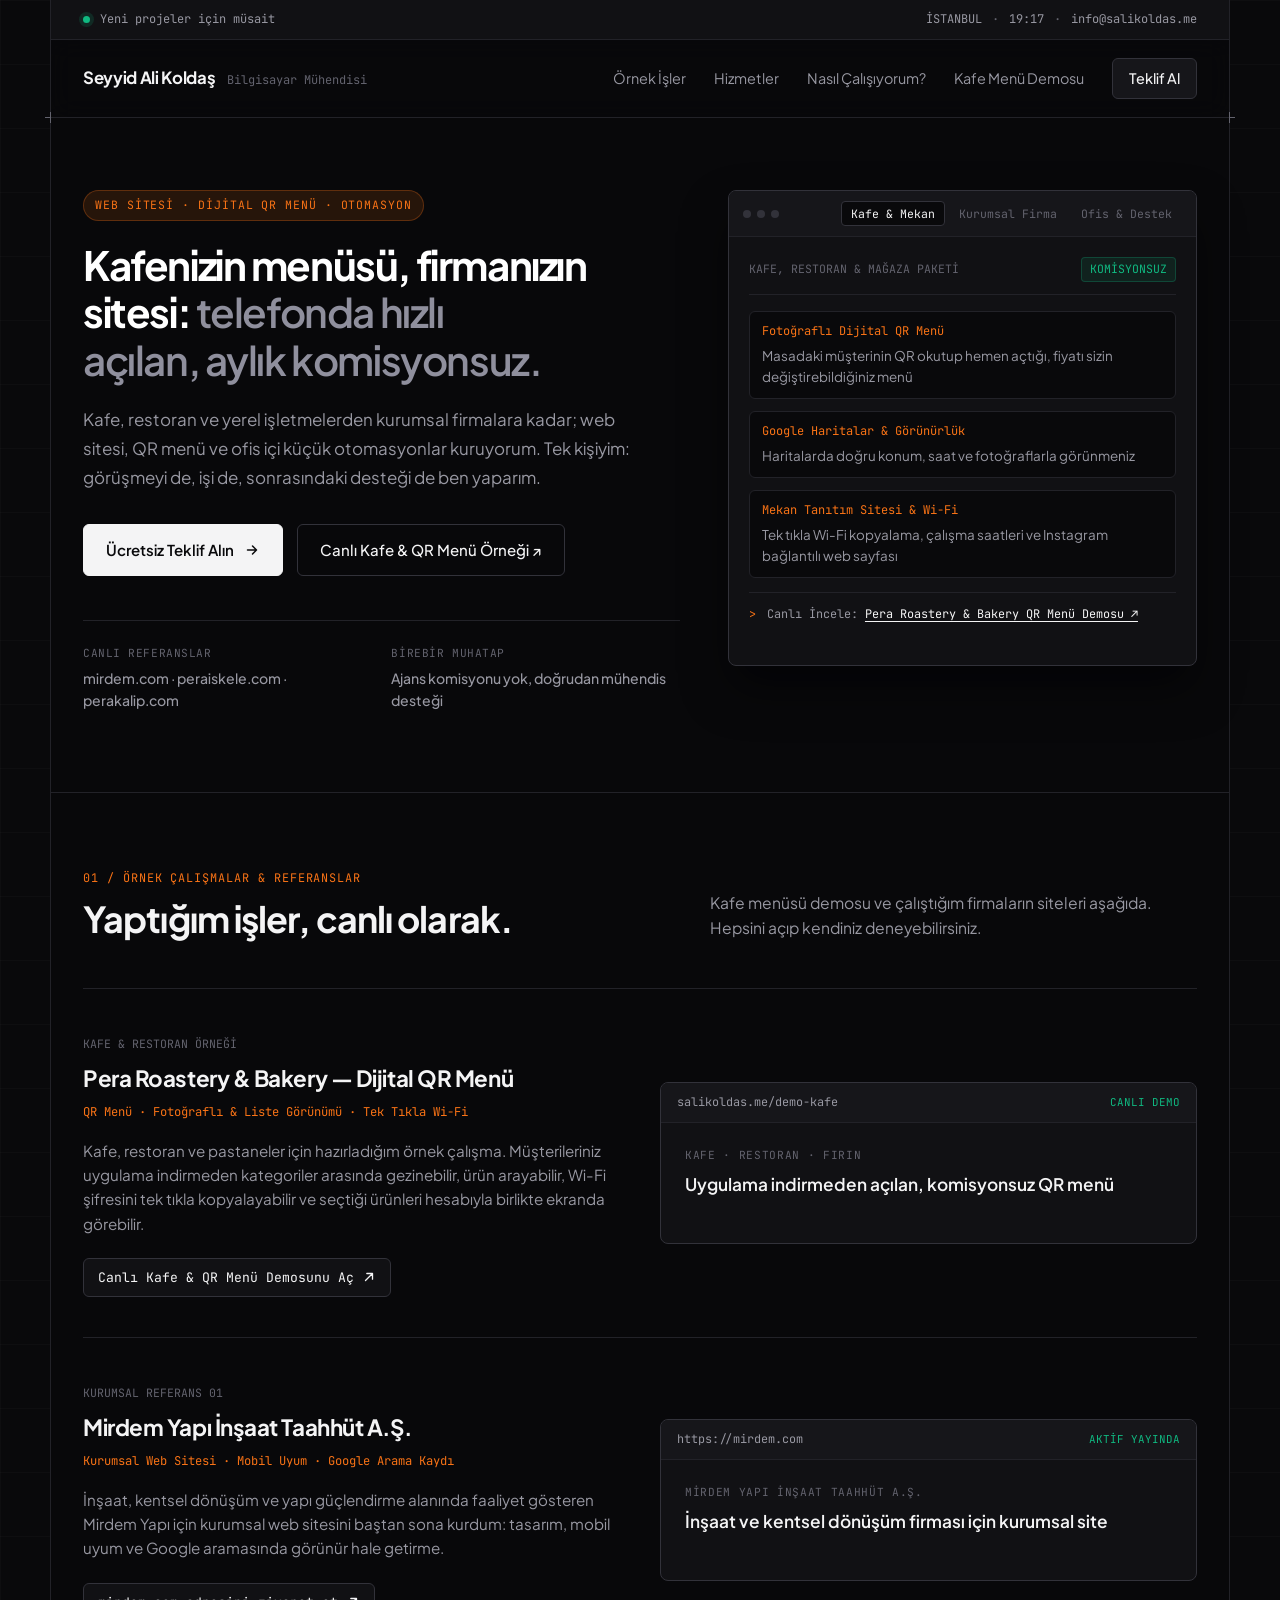
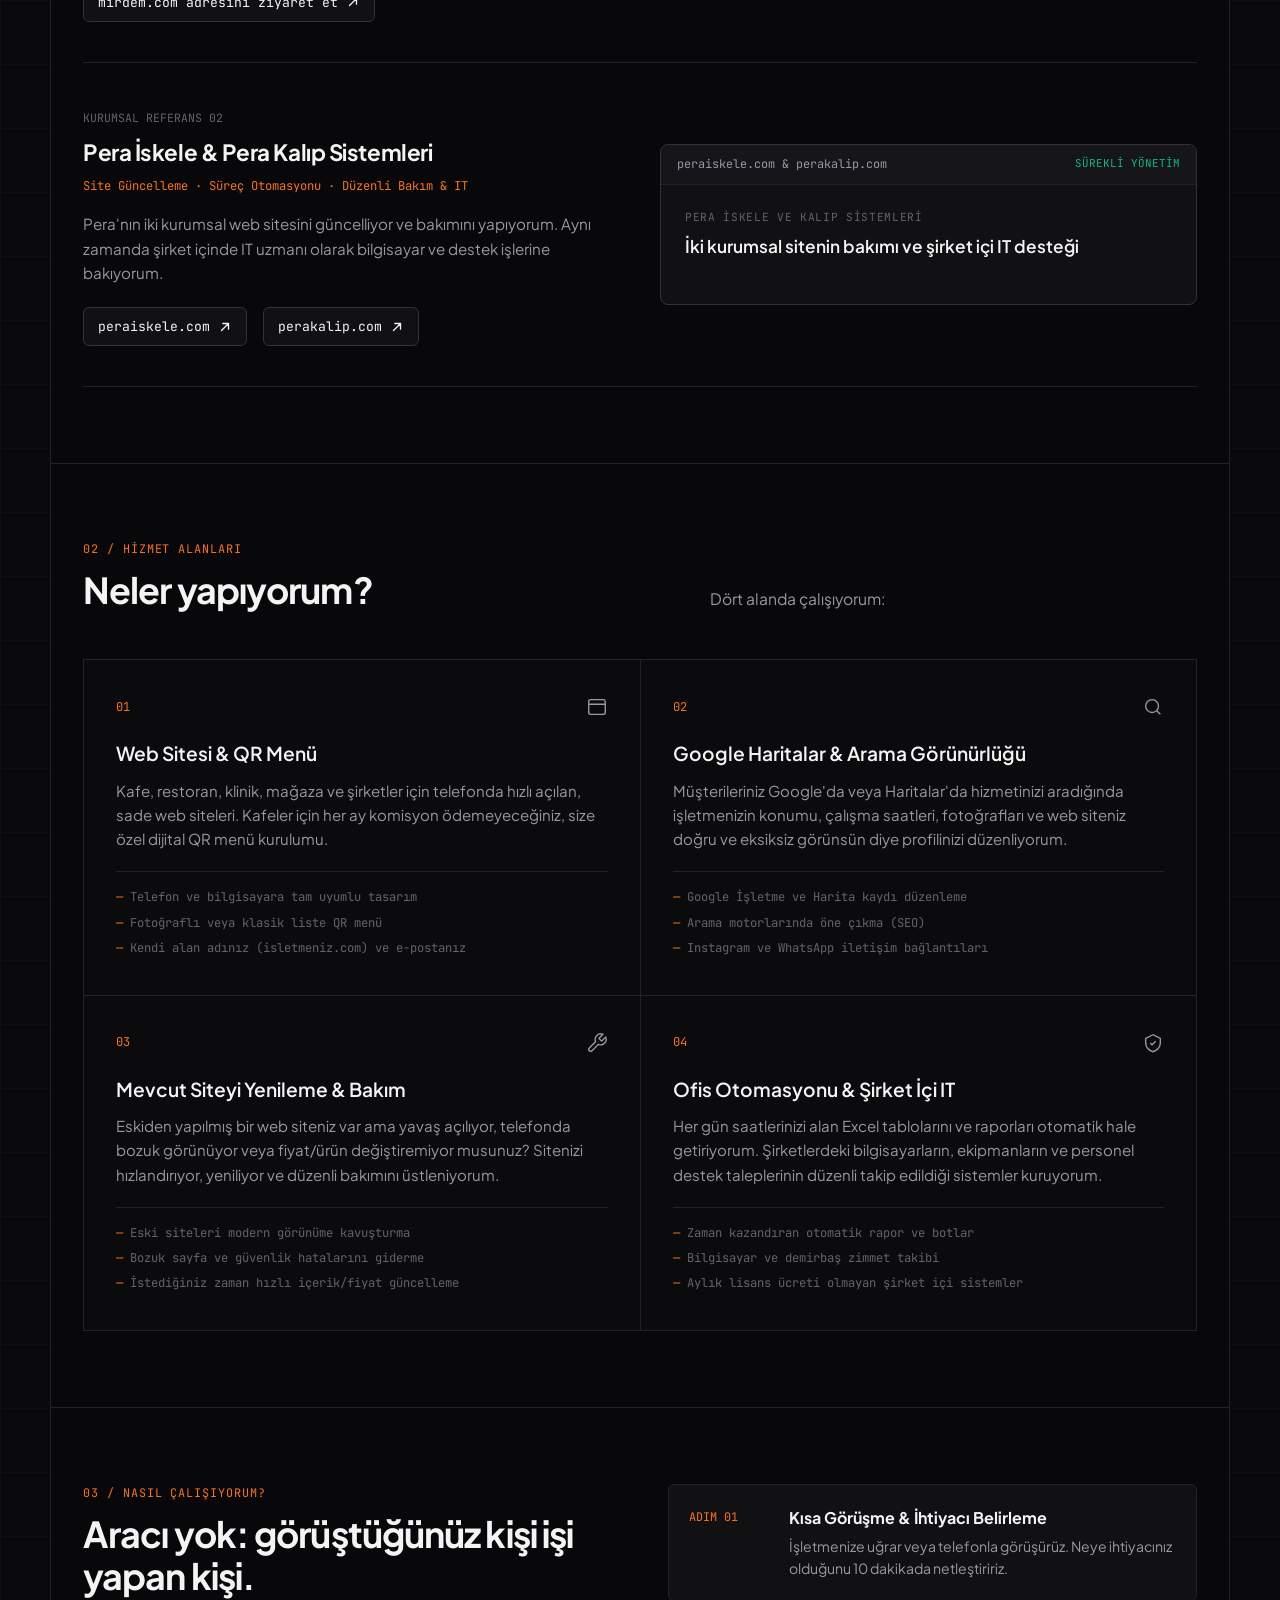
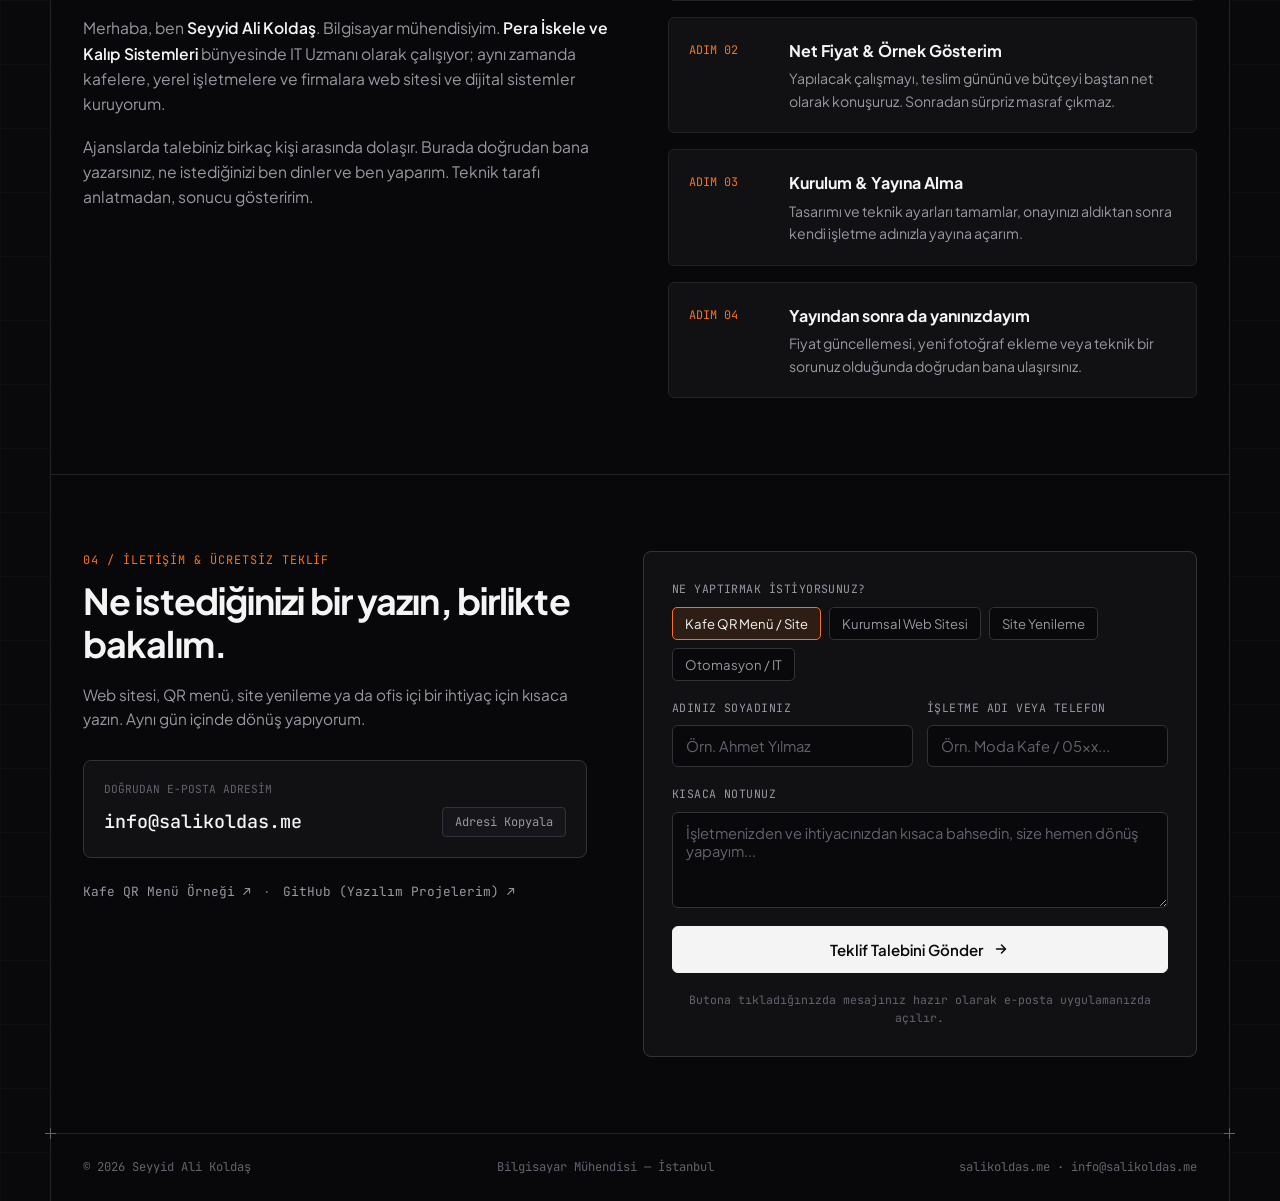
<file: index.html>
<!DOCTYPE html>
<html lang="tr">
<head>
  <meta charset="utf-8">
  <meta name="viewport" content="width=device-width, initial-scale=1">
  <title>Seyyid Ali Koldaş — Web Sitesi, Dijital QR Menü &amp; Teknoloji Çözümleri</title>
  <meta name="description" content="Kafe, restoran ve işletmeler için modern web siteleri, komisyonsuz dijital QR menüler ve işinizi kolaylaştıran yazılım çözümleri. Bilgisayar Mühendisi Seyyid Ali Koldaş.">
  <meta name="theme-color" content="#09090b">
  <meta property="og:title" content="Seyyid Ali Koldaş — Web Sitesi, QR Menü &amp; Dijital Çözümler">
  <meta property="og:description" content="Kafenizin menüsü, firmanızın sitesi: tüm teknik işlerinizi kolaylaştırıyorum.">
  <meta property="og:type" content="website">
  <link rel="preconnect" href="https://fonts.googleapis.com">
  <link rel="preconnect" href="https://fonts.gstatic.com" crossorigin>
  <link href="https://fonts.googleapis.com/css2?family=JetBrains+Mono:wght@400;500&family=Plus+Jakarta+Sans:wght@400;500;600;700;800&display=swap" rel="stylesheet">
  <link rel="icon" type="image/svg+xml" href="data:image/svg+xml,%3Csvg xmlns='http://www.w3.org/2000/svg' viewBox='0 0 32 32'%3E%3Crect width='32' height='32' rx='6' fill='%2309090b' stroke='%2332323a' stroke-width='2'/%3E%3Cpath d='M9 22L15 10L21 22M11.5 18H18.5' stroke='%23f4f4f5' stroke-width='2.2' stroke-linecap='round' stroke-linejoin='round'/%3E%3Ccircle cx='23.5' cy='21.5' r='2' fill='%23f97316'/%3E%3C/svg%3E">
  <link rel="stylesheet" href="style.css">
</head>
<body>

  <div class="frame-shell">
    <!-- Top Info Bar -->
    <div class="topbar mono">
      <div class="topbar-left">
        <span class="status-dot" aria-hidden="true"></span>
        <span>Yeni projeler için müsait</span>
      </div>
      <div class="topbar-right">
        <span>İSTANBUL</span>
        <span class="sep">·</span>
        <span id="local-time">--:--</span>
        <span class="sep">·</span>
        <a href="mailto:info@salikoldas.me">info@salikoldas.me</a>
      </div>
    </div>

    <!-- Navigation -->
    <header class="site-header">
      <a href="#top" class="brand">
        <span class="brand-name">Seyyid Ali Koldaş</span>
        <span class="brand-role mono">Bilgisayar Mühendisi</span>
      </a>
      <nav class="site-nav" aria-label="Ana Menü">
        <a href="#referanslar">Örnek İşler</a>
        <a href="#cozumler">Hizmetler</a>
        <a href="#surec">Nasıl Çalışıyorum?</a>
        <a href="/demo-kafe/">Kafe Menü Demosu</a>
        <a href="#iletisim" class="nav-cta">Teklif Al</a>
      </nav>
    </header>

    <main id="top">
      <!-- Hero Section -->
      <section class="hero-section">
        <div class="crosshair ch-tl" aria-hidden="true"></div>
        <div class="crosshair ch-tr" aria-hidden="true"></div>

        <div class="hero-grid">
          <div class="hero-copy">
            <div class="eyebrow mono">
              <span class="eyebrow-pill">WEB SİTESİ · DİJİTAL QR MENÜ · OTOMASYON</span>
            </div>
            <h1>
              Kafenizin menüsü, firmanızın sitesi:
              <span class="h1-muted">telefonda hızlı açılan, aylık komisyonsuz.</span>
            </h1>
            <p class="hero-desc">
              Kafe, restoran ve yerel işletmelerden kurumsal firmalara kadar; web sitesi, QR menü ve ofis içi küçük otomasyonlar kuruyorum. Tek kişiyim: görüşmeyi de, işi de, sonrasındaki desteği de ben yaparım.
            </p>

            <div class="hero-actions">
              <a href="#iletisim" class="btn-primary">
                <span>Ücretsiz Teklif Alın</span>
                <svg width="16" height="16" viewBox="0 0 16 16" fill="none" aria-hidden="true">
                  <path d="M3.5 8H12.5M12.5 8L8.5 4M12.5 8L8.5 12" stroke="currentColor" stroke-width="1.5" stroke-linecap="round" stroke-linejoin="round"/>
                </svg>
              </a>
              <a href="/demo-kafe/" class="btn-secondary">Canlı Kafe &amp; QR Menü Örneği ↗</a>
            </div>

            <div class="hero-proof">
              <div class="proof-item">
                <span class="proof-label mono">CANLI REFERANSLAR</span>
                <span class="proof-val">mirdem.com · peraiskele.com · perakalip.com</span>
              </div>
              <div class="proof-item">
                <span class="proof-label mono">BİREBİR MUHATAP</span>
                <span class="proof-val">Ajans komisyonu yok, doğrudan mühendis desteği</span>
              </div>
            </div>
          </div>

          <!-- Interactive Business Solution Preview Panel -->
          <div class="hero-showcase" aria-label="İşletme türüne göre çözümler">
            <div class="showcase-window">
              <div class="window-bar">
                <div class="window-dots" aria-hidden="true">
                  <span></span><span></span><span></span>
                </div>
                <div class="window-tabs mono" role="tablist">
                  <button type="button" class="w-tab active" data-tab="kafe" role="tab" aria-selected="true">Kafe &amp; Mekan</button>
                  <button type="button" class="w-tab" data-tab="kurumsal" role="tab" aria-selected="false">Kurumsal Firma</button>
                  <button type="button" class="w-tab" data-tab="ofis" role="tab" aria-selected="false">Ofis &amp; Destek</button>
                </div>
              </div>

              <div class="window-panes-stack">
                <!-- Tab 1: Cafe & Local Business -->
                <div class="window-pane active" id="pane-kafe">
                  <div class="pane-meta mono">
                    <span>KAFE, RESTORAN &amp; MAĞAZA PAKETİ</span>
                    <span class="badge-ok">KOMİSYONSUZ</span>
                  </div>
                  <div class="arch-list">
                    <div class="arch-row">
                      <span class="arch-key mono">Fotoğraflı Dijital QR Menü</span>
                      <span class="arch-detail">Masadaki müşterinin QR okutup hemen açtığı, fiyatı sizin değiştirebildiğiniz menü</span>
                    </div>
                    <div class="arch-row">
                      <span class="arch-key mono">Google Haritalar &amp; Görünürlük</span>
                      <span class="arch-detail">Haritalarda doğru konum, saat ve fotoğraflarla görünmeniz</span>
                    </div>
                    <div class="arch-row">
                      <span class="arch-key mono">Mekan Tanıtım Sitesi &amp; Wi-Fi</span>
                      <span class="arch-detail">Tek tıkla Wi-Fi kopyalama, çalışma saatleri ve Instagram bağlantılı web sayfası</span>
                    </div>
                  </div>
                  <div class="pane-footer mono">
                    <span class="prompt-arrow">&gt;</span> Canlı İncele: <a href="/demo-kafe/">Pera Roastery &amp; Bakery QR Menü Demosu ↗</a>
                  </div>
                </div>

                <!-- Tab 2: Corporate -->
                <div class="window-pane" id="pane-kurumsal">
                  <div class="pane-meta mono">
                    <span>ŞİRKET, İNŞAAT &amp; ÜRETİM FİRMALARI</span>
                    <span class="badge-ok">ANAHTAR TESLİM</span>
                  </div>
                  <div class="arch-list">
                    <div class="arch-row">
                      <span class="arch-key mono">Kurumsal Web Sitesi</span>
                      <span class="arch-detail">Telefonda ve bilgisayarda hızlı açılan, sade kurumsal site</span>
                    </div>
                    <div class="arch-row">
                      <span class="arch-key mono">Ürün Kataloğu &amp; Teklif Toplama</span>
                      <span class="arch-detail">Hizmetlerinizi net anlatan sayfalar ve doğrudan size düşen müşteri talep formları</span>
                    </div>
                    <div class="arch-row">
                      <span class="arch-key mono">Düzenli Bakım &amp; Güncelleme</span>
                      <span class="arch-detail">Mevcut sitenizin yenilenmesi, hızlandırılması ve yeni içeriklerin eklenmesi</span>
                    </div>
                  </div>
                  <div class="pane-footer mono">
                    <span class="prompt-arrow">&gt;</span> Referanslar: <a href="https://mirdem.com" target="_blank" rel="noopener">mirdem.com ↗</a> · <a href="https://peraiskele.com" target="_blank" rel="noopener">peraiskele.com ↗</a>
                  </div>
                </div>

                <!-- Tab 3: Office & IT -->
                <div class="window-pane" id="pane-ofis">
                  <div class="pane-meta mono">
                    <span>İŞ AKIŞI OTOMASYONU &amp; IT DESTEK</span>
                    <span class="badge-ok">PRATİK ÇÖZÜM</span>
                  </div>
                  <div class="arch-list">
                    <div class="arch-row">
                      <span class="arch-key mono">Zaman Kazandıran Otomasyonlar</span>
                      <span class="arch-detail">Her gün vaktinizi alan Excel, rapor, fiyat kontrolü ve bildirimlerin otomatikleşmesi</span>
                    </div>
                    <div class="arch-row">
                      <span class="arch-key mono">Cihaz &amp; Demirbaş Takip Sistemi</span>
                      <span class="arch-detail">Şirketteki bilgisayar ve ekipmanların kimde olduğunun kayıt altına alınması</span>
                    </div>
                    <div class="arch-row">
                      <span class="arch-key mono">Kurumsal E-posta &amp; Altyapı</span>
                      <span class="arch-detail">Kendi işletme adınızla (info@isletmeniz.com) resmi e-posta ve teknik kurulum</span>
                    </div>
                  </div>
                  <div class="pane-footer mono">
                    <span class="prompt-arrow">&gt;</span> Aktif Saha Deneyimi: Pera İskele &amp; Kalıp Sistemleri
                  </div>
                </div>
              </div>
            </div>
          </div>
        </div>
      </section>

      <!-- Section 01: Selected Work / Case Studies -->
      <section id="referanslar" class="section-block">
        <div class="section-header">
          <div>
            <span class="section-index mono">01 / ÖRNEK ÇALIŞMALAR &amp; REFERANSLAR</span>
            <h2>Yaptığım işler, canlı olarak.</h2>
          </div>
          <p class="section-lead">
            Kafe menüsü demosu ve çalıştığım firmaların siteleri aşağıda. Hepsini açıp kendiniz deneyebilirsiniz.
          </p>
        </div>

        <div class="case-list">
          <!-- Case 1: Cafe Demo -->
          <article class="case-row">
            <div class="case-meta">
              <span class="case-num mono">KAFE &amp; RESTORAN ÖRNEĞİ</span>
              <h3 class="case-title">Pera Roastery &amp; Bakery — Dijital QR Menü</h3>
              <p class="case-tags mono">QR Menü · Fotoğraflı &amp; Liste Görünümü · Tek Tıkla Wi-Fi</p>
              <p class="case-desc">
                Kafe, restoran ve pastaneler için hazırladığım örnek çalışma. Müşterileriniz uygulama indirmeden kategoriler arasında gezinebilir, ürün arayabilir, Wi-Fi şifresini tek tıkla kopyalayabilir ve seçtiği ürünleri hesabıyla birlikte ekranda görebilir.
              </p>
              <a href="/demo-kafe/" class="case-link mono">
                <span>Canlı Kafe &amp; QR Menü Demosunu Aç</span>
                <svg width="14" height="14" viewBox="0 0 16 16" fill="none" aria-hidden="true"><path d="M4 12L12 4M12 4H5.5M12 4V10.5" stroke="currentColor" stroke-width="1.5" stroke-linecap="round" stroke-linejoin="round"/></svg>
              </a>
            </div>
            <div class="case-visual">
              <div class="browser-mock">
                <div class="bm-top">
                  <span class="bm-url mono">salikoldas.me/demo-kafe</span>
                  <span class="bm-status mono">CANLI DEMO</span>
                </div>
                <div class="bm-body">
                  <div class="bm-kicker mono">KAFE · RESTORAN · FIRIN</div>
                  <div class="bm-headline">Uygulama indirmeden açılan, komisyonsuz QR menü</div>
                </div>
              </div>
            </div>
          </article>

          <!-- Case 2: Mirdem -->
          <article class="case-row">
            <div class="case-meta">
              <span class="case-num mono">KURUMSAL REFERANS 01</span>
              <h3 class="case-title">Mirdem Yapı İnşaat Taahhüt A.Ş.</h3>
              <p class="case-tags mono">Kurumsal Web Sitesi · Mobil Uyum · Google Arama Kaydı</p>
              <p class="case-desc">
                İnşaat, kentsel dönüşüm ve yapı güçlendirme alanında faaliyet gösteren Mirdem Yapı için kurumsal web sitesini baştan sona kurdum: tasarım, mobil uyum ve Google aramasında görünür hale getirme.
              </p>
              <a href="https://mirdem.com" target="_blank" rel="noopener" class="case-link mono">
                <span>mirdem.com adresini ziyaret et</span>
                <svg width="14" height="14" viewBox="0 0 16 16" fill="none" aria-hidden="true"><path d="M4 12L12 4M12 4H5.5M12 4V10.5" stroke="currentColor" stroke-width="1.5" stroke-linecap="round" stroke-linejoin="round"/></svg>
              </a>
            </div>
            <div class="case-visual">
              <div class="browser-mock">
                <div class="bm-top">
                  <span class="bm-url mono">https://mirdem.com</span>
                  <span class="bm-status mono">AKTİF YAYINDA</span>
                </div>
                <div class="bm-body">
                  <div class="bm-kicker mono">MİRDEM YAPI İNŞAAT TAAHHÜT A.Ş.</div>
                  <div class="bm-headline">İnşaat ve kentsel dönüşüm firması için kurumsal site</div>
                </div>
              </div>
            </div>
          </article>

          <!-- Case 3: Pera İskele & Pera Kalıp -->
          <article class="case-row">
            <div class="case-meta">
              <span class="case-num mono">KURUMSAL REFERANS 02</span>
              <h3 class="case-title">Pera İskele &amp; Pera Kalıp Sistemleri</h3>
              <p class="case-tags mono">Site Güncelleme · Süreç Otomasyonu · Düzenli Bakım &amp; IT</p>
              <p class="case-desc">
                Pera'nın iki kurumsal web sitesini güncelliyor ve bakımını yapıyorum. Aynı zamanda şirket içinde IT uzmanı olarak bilgisayar ve destek işlerine bakıyorum.
              </p>
              <div class="case-links-dual">
                <a href="https://peraiskele.com" target="_blank" rel="noopener" class="case-link mono">
                  <span>peraiskele.com</span>
                  <svg width="14" height="14" viewBox="0 0 16 16" fill="none" aria-hidden="true"><path d="M4 12L12 4M12 4H5.5M12 4V10.5" stroke="currentColor" stroke-width="1.5" stroke-linecap="round" stroke-linejoin="round"/></svg>
                </a>
                <a href="https://perakalip.com" target="_blank" rel="noopener" class="case-link mono">
                  <span>perakalip.com</span>
                  <svg width="14" height="14" viewBox="0 0 16 16" fill="none" aria-hidden="true"><path d="M4 12L12 4M12 4H5.5M12 4V10.5" stroke="currentColor" stroke-width="1.5" stroke-linecap="round" stroke-linejoin="round"/></svg>
                </a>
              </div>
            </div>
            <div class="case-visual">
              <div class="browser-mock">
                <div class="bm-top">
                  <span class="bm-url mono">peraiskele.com &amp; perakalip.com</span>
                  <span class="bm-status mono">SÜREKLİ YÖNETİM</span>
                </div>
                <div class="bm-body">
                  <div class="bm-kicker mono">PERA İSKELE VE KALIP SİSTEMLERİ</div>
                  <div class="bm-headline">İki kurumsal sitenin bakımı ve şirket içi IT desteği</div>
                </div>
              </div>
            </div>
          </article>
        </div>
      </section>

      <!-- Section 02: Solutions for Businesses -->
      <section id="cozumler" class="section-block">
        <div class="section-header">
          <div>
            <span class="section-index mono">02 / HİZMET ALANLARI</span>
            <h2>Neler yapıyorum?</h2>
          </div>
          <p class="section-lead">
            Dört alanda çalışıyorum:
          </p>
        </div>

        <div class="bento-grid">
          <article class="bento-cell">
            <div class="cell-top">
              <span class="cell-num mono">01</span>
              <svg class="cell-icon" viewBox="0 0 24 24" fill="none" stroke="currentColor" stroke-width="1.5" aria-hidden="true">
                <rect x="3" y="4" width="18" height="16" rx="2"/>
                <path d="M3 9H21M7 6.5H7.01M10 6.5H10.01"/>
              </svg>
            </div>
            <h3>Web Sitesi &amp; QR Menü</h3>
            <p>
              Kafe, restoran, klinik, mağaza ve şirketler için telefonda hızlı açılan, sade web siteleri. Kafeler için her ay komisyon ödemeyeceğiniz, size özel dijital QR menü kurulumu.
            </p>
            <ul class="cell-points mono">
              <li>Telefon ve bilgisayara tam uyumlu tasarım</li>
              <li>Fotoğraflı veya klasik liste QR menü</li>
              <li>Kendi alan adınız (isletmeniz.com) ve e-postanız</li>
            </ul>
          </article>

          <article class="bento-cell">
            <div class="cell-top">
              <span class="cell-num mono">02</span>
              <svg class="cell-icon" viewBox="0 0 24 24" fill="none" stroke="currentColor" stroke-width="1.5" aria-hidden="true">
                <circle cx="11" cy="11" r="7"/>
                <path d="M20 20L16 16"/>
              </svg>
            </div>
            <h3>Google Haritalar &amp; Arama Görünürlüğü</h3>
            <p>
              Müşterileriniz Google'da veya Haritalar'da hizmetinizi aradığında işletmenizin konumu, çalışma saatleri, fotoğrafları ve web siteniz doğru ve eksiksiz görünsün diye profilinizi düzenliyorum.
            </p>
            <ul class="cell-points mono">
              <li>Google İşletme ve Harita kaydı düzenleme</li>
              <li>Arama motorlarında öne çıkma (SEO)</li>
              <li>Instagram ve WhatsApp iletişim bağlantıları</li>
            </ul>
          </article>

          <article class="bento-cell">
            <div class="cell-top">
              <span class="cell-num mono">03</span>
              <svg class="cell-icon" viewBox="0 0 24 24" fill="none" stroke="currentColor" stroke-width="1.5" aria-hidden="true">
                <path d="M14.7 6.3a1 1 0 0 0 0 1.4l1.6 1.6a1 1 0 0 0 1.4 0l3.77-3.77a6 6 0 0 1-7.94 7.94l-6.91 6.91a2.12 2.12 0 0 1-3-3l6.91-6.91a6 6 0 0 1 7.94-7.94l-3.76 3.76z"/>
              </svg>
            </div>
            <h3>Mevcut Siteyi Yenileme &amp; Bakım</h3>
            <p>
              Eskiden yapılmış bir web siteniz var ama yavaş açılıyor, telefonda bozuk görünüyor veya fiyat/ürün değiştiremiyor musunuz? Sitenizi hızlandırıyor, yeniliyor ve düzenli bakımını üstleniyorum.
            </p>
            <ul class="cell-points mono">
              <li>Eski siteleri modern görünüme kavuşturma</li>
              <li>Bozuk sayfa ve güvenlik hatalarını giderme</li>
              <li>İstediğiniz zaman hızlı içerik/fiyat güncelleme</li>
            </ul>
          </article>

          <article class="bento-cell">
            <div class="cell-top">
              <span class="cell-num mono">04</span>
              <svg class="cell-icon" viewBox="0 0 24 24" fill="none" stroke="currentColor" stroke-width="1.5" aria-hidden="true">
                <path d="M12 3L4 7V12C4 16.5 7.5 20.5 12 21.5C16.5 20.5 20 16.5 20 12V7L12 3Z"/>
                <path d="M9 12L11 14L15 10"/>
              </svg>
            </div>
            <h3>Ofis Otomasyonu &amp; Şirket İçi IT</h3>
            <p>
              Her gün saatlerinizi alan Excel tablolarını ve raporları otomatik hale getiriyorum. Şirketlerdeki bilgisayarların, ekipmanların ve personel destek taleplerinin düzenli takip edildiği sistemler kuruyorum.
            </p>
            <ul class="cell-points mono">
              <li>Zaman kazandıran otomatik rapor ve botlar</li>
              <li>Bilgisayar ve demirbaş zimmet takibi</li>
              <li>Aylık lisans ücreti olmayan şirket içi sistemler</li>
            </ul>
          </article>
        </div>
      </section>

      <!-- Section 03: Process & About -->
      <section id="surec" class="section-block">
        <div class="split-2">
          <div>
            <span class="section-index mono">03 / NASIL ÇALIŞIYORUM?</span>
            <h2>Aracı yok: görüştüğünüz kişi işi yapan kişi.</h2>
            <p class="about-text">
              Merhaba, ben <strong>Seyyid Ali Koldaş</strong>. Bilgisayar mühendisiyim. <strong>Pera İskele ve Kalıp Sistemleri</strong> bünyesinde IT Uzmanı olarak çalışıyor; aynı zamanda kafelere, yerel işletmelere ve firmalara web sitesi ve dijital sistemler kuruyorum.
            </p>
            <p class="about-text">
              Ajanslarda talebiniz birkaç kişi arasında dolaşır. Burada doğrudan bana yazarsınız, ne istediğinizi ben dinler ve ben yaparım. Teknik tarafı anlatmadan, sonucu gösteririm.
            </p>
          </div>

          <div class="process-steps">
            <div class="step-item">
              <span class="step-no mono">ADIM 01</span>
              <div>
                <h3>Kısa Görüşme &amp; İhtiyacı Belirleme</h3>
                <p>İşletmenize uğrar veya telefonla görüşürüz. Neye ihtiyacınız olduğunu 10 dakikada netleştiririz.</p>
              </div>
            </div>
            <div class="step-item">
              <span class="step-no mono">ADIM 02</span>
              <div>
                <h3>Net Fiyat &amp; Örnek Gösterim</h3>
                <p>Yapılacak çalışmayı, teslim gününü ve bütçeyi baştan net olarak konuşuruz. Sonradan sürpriz masraf çıkmaz.</p>
              </div>
            </div>
            <div class="step-item">
              <span class="step-no mono">ADIM 03</span>
              <div>
                <h3>Kurulum &amp; Yayına Alma</h3>
                <p>Tasarımı ve teknik ayarları tamamlar, onayınızı aldıktan sonra kendi işletme adınızla yayına açarım.</p>
              </div>
            </div>
            <div class="step-item">
              <span class="step-no mono">ADIM 04</span>
              <div>
                <h3>Yayından sonra da yanınızdayım</h3>
                <p>Fiyat güncellemesi, yeni fotoğraf ekleme veya teknik bir sorunuz olduğunda doğrudan bana ulaşırsınız.</p>
              </div>
            </div>
          </div>
        </div>
      </section>

      <!-- Section 04: Contact -->
      <section id="iletisim" class="section-block contact-section">
        <div class="crosshair ch-bl" aria-hidden="true"></div>
        <div class="crosshair ch-br" aria-hidden="true"></div>

        <div class="contact-grid">
          <div class="contact-left">
            <span class="section-index mono">04 / İLETİŞİM &amp; ÜCRETSİZ TEKLİF</span>
            <h2>Ne istediğinizi bir yazın, birlikte bakalım.</h2>
            <p class="contact-desc">
              Web sitesi, QR menü, site yenileme ya da ofis içi bir ihtiyaç için kısaca yazın. Aynı gün içinde dönüş yapıyorum.
            </p>

            <div class="direct-mail-box">
              <span class="dm-label mono">DOĞRUDAN E-POSTA ADRESİM</span>
              <div class="dm-row">
                <a href="mailto:info@salikoldas.me" class="dm-address mono">info@salikoldas.me</a>
                <button type="button" id="copy-mail-btn" class="copy-btn mono" data-email="info@salikoldas.me">
                  Adresi Kopyala
                </button>
              </div>
            </div>

            <div class="social-links mono">
              <a href="/demo-kafe/">Kafe QR Menü Örneği ↗</a>
              <span>·</span>
              <a href="https://github.com/seyyidalikoldas" target="_blank" rel="noopener">GitHub (Yazılım Projelerim) ↗</a>
            </div>
          </div>

          <div class="contact-right">
            <form id="quote-form" class="quote-form">
              <div class="form-group">
                <span class="form-label mono">NE YAPTIRMAK İSTİYORSUNUZ?</span>
                <div class="topic-chips" id="topic-chips">
                  <button type="button" class="topic-chip active" data-val="Kafe QR Menü / Web Sitesi">Kafe QR Menü / Site</button>
                  <button type="button" class="topic-chip" data-val="Kurumsal Firma Web Sitesi">Kurumsal Web Sitesi</button>
                  <button type="button" class="topic-chip" data-val="Mevcut Siteyi Yenileme & Bakım">Site Yenileme</button>
                  <button type="button" class="topic-chip" data-val="Otomasyon & IT Desteği">Otomasyon / IT</button>
                </div>
              </div>

              <div class="form-row-2">
                <label class="form-group">
                  <span class="form-label mono">ADINIZ SOYADINIZ</span>
                  <input type="text" name="name" required placeholder="Örn. Ahmet Yılmaz" autocomplete="name">
                </label>
                <label class="form-group">
                  <span class="form-label mono">İŞLETME ADI VEYA TELEFON</span>
                  <input type="text" name="company" required placeholder="Örn. Moda Kafe / 05xx...">
                </label>
              </div>

              <label class="form-group">
                <span class="form-label mono">KISACA NOTUNUZ</span>
                <textarea name="message" rows="4" required placeholder="İşletmenizden ve ihtiyacınızdan kısaca bahsedin, size hemen dönüş yapayım..."></textarea>
              </label>

              <button type="submit" class="btn-primary btn-full">
                <span>Teklif Talebini Gönder</span>
                <svg width="16" height="16" viewBox="0 0 16 16" fill="none" aria-hidden="true">
                  <path d="M3.5 8H12.5M12.5 8L8.5 4M12.5 8L8.5 12" stroke="currentColor" stroke-width="1.5" stroke-linecap="round" stroke-linejoin="round"/>
                </svg>
              </button>
              <p class="form-footnote mono">
                Butona tıkladığınızda mesajınız hazır olarak e-posta uygulamanızda açılır.
              </p>
            </form>
          </div>
        </div>
      </section>
    </main>

    <footer class="site-footer mono">
      <span>© <span id="year"></span> Seyyid Ali Koldaş</span>
      <span>Bilgisayar Mühendisi — İstanbul</span>
      <span>salikoldas.me · info@salikoldas.me</span>
    </footer>
  </div>

  <script src="script.js"></script>
</body>
</html>
</file>
<file: style.css>
:root {
  --bg: #09090b;
  --surface: #111114;
  --surface-2: #16161a;
  --border: #222228;
  --border-strong: #32323a;
  --text: #f4f4f5;
  --text-muted: #9898a2;
  --text-dim: #63636e;
  --accent: #f97316;
  --accent-soft: rgba(249, 115, 22, 0.12);
  --ok: #10b981;
  --sans: "Plus Jakarta Sans", -apple-system, BlinkMacSystemFont, "Segoe UI", sans-serif;
  --serif: "Instrument Serif", Georgia, serif;
  --mono: "JetBrains Mono", monospace;
}

* {
  box-sizing: border-box;
  margin: 0;
  padding: 0;
}

html {
  scroll-behavior: smooth;
  background-color: var(--bg);
  color: var(--text);
  font-family: var(--sans);
  -webkit-font-smoothing: antialiased;
}

body {
  min-height: 100vh;
  background-color: var(--bg);
  background-image:
    linear-gradient(to right, rgba(255, 255, 255, 0.018) 1px, transparent 1px),
    linear-gradient(to bottom, rgba(255, 255, 255, 0.018) 1px, transparent 1px);
  background-size: 64px 64px;
  line-height: 1.6;
}

a {
  color: inherit;
  text-decoration: none;
}

.mono {
  font-family: var(--mono);
}

.text-highlight {
  color: #ffffff;
  text-decoration: underline;
  text-decoration-color: var(--accent);
  text-decoration-thickness: 2px;
  text-underline-offset: 6px;
}

/* Central Architectural Frame */
.frame-shell {
  max-width: 1180px;
  margin: 0 auto;
  border-left: 1px solid var(--border);
  border-right: 1px solid var(--border);
  background: rgba(9, 9, 11, 0.86);
  backdrop-filter: blur(4px);
}

/* Top Telemetry Bar */
.topbar {
  display: flex;
  justify-content: space-between;
  align-items: center;
  padding: 10px 32px;
  font-size: 0.75rem;
  color: var(--text-muted);
  border-bottom: 1px solid var(--border);
  background: var(--surface);
}

.topbar-left,
.topbar-right {
  display: flex;
  align-items: center;
  gap: 10px;
}

.topbar a:hover {
  color: var(--text);
}

.status-dot {
  width: 7px;
  height: 7px;
  border-radius: 50%;
  background: var(--ok);
  box-shadow: 0 0 0 4px rgba(16, 185, 129, 0.15);
}

.sep {
  color: var(--text-dim);
}

/* Header */
.site-header {
  position: sticky;
  top: 0;
  z-index: 40;
  display: flex;
  justify-content: space-between;
  align-items: center;
  padding: 18px 32px;
  background: rgba(9, 9, 11, 0.88);
  backdrop-filter: blur(12px);
  border-bottom: 1px solid var(--border);
}

.brand {
  display: flex;
  align-items: baseline;
  gap: 12px;
}

.brand-name {
  font-weight: 700;
  font-size: 1.05rem;
  letter-spacing: -0.02em;
}

.brand-role {
  font-size: 0.75rem;
  color: var(--text-dim);
}

.site-nav {
  display: flex;
  align-items: center;
  gap: 28px;
  font-size: 0.9rem;
  color: var(--text-muted);
}

.site-nav a:hover {
  color: var(--text);
}

.nav-cta {
  padding: 8px 16px;
  border: 1px solid var(--border-strong);
  background: var(--surface-2);
  color: var(--text) !important;
  font-weight: 500;
  border-radius: 6px;
  transition: border-color 0.2s, background 0.2s;
}

.nav-cta:hover {
  border-color: var(--accent);
  background: var(--accent-soft);
}

/* Crosshair Markers */
.crosshair {
  position: absolute;
  width: 11px;
  height: 11px;
  pointer-events: none;
  z-index: 5;
}

.crosshair::before,
.crosshair::after {
  content: "";
  position: absolute;
  background: var(--text-dim);
}

.crosshair::before {
  top: 5px;
  left: 0;
  width: 11px;
  height: 1px;
}

.crosshair::after {
  top: 0;
  left: 5px;
  width: 1px;
  height: 11px;
}

.ch-tl { top: -6px; left: -6px; }
.ch-tr { top: -6px; right: -6px; }
.ch-bl { bottom: -6px; left: -6px; }
.ch-br { bottom: -6px; right: -6px; }

/* Hero Section */
.hero-section {
  position: relative;
  padding: 72px 32px 80px;
  border-bottom: 1px solid var(--border);
}

.hero-grid {
  display: grid;
  grid-template-columns: 1.12fr 0.88fr;
  gap: 48px;
  align-items: start;
}

.eyebrow {
  margin-bottom: 20px;
}

.eyebrow-pill {
  display: inline-block;
  font-size: 0.72rem;
  letter-spacing: 0.08em;
  color: var(--accent);
  background: var(--accent-soft);
  border: 1px solid rgba(249, 115, 22, 0.28);
  padding: 5px 11px;
  border-radius: 99px;
}

h1 {
  font-size: clamp(2rem, 3.15vw, 2.75rem);
  line-height: 1.18;
  font-weight: 700;
  letter-spacing: -0.035em;
  margin-bottom: 22px;
  color: #ffffff;
  text-wrap: balance;
}

.h1-muted {
  color: #8f8f9d;
  font-weight: 600;
}

.hero-desc {
  color: var(--text-muted);
  font-size: 1.06rem;
  line-height: 1.7;
  max-width: 580px;
  margin-bottom: 32px;
}

.hero-actions {
  display: flex;
  flex-wrap: wrap;
  gap: 14px;
  margin-bottom: 44px;
}

.btn-primary {
  display: inline-flex;
  align-items: center;
  justify-content: center;
  gap: 10px;
  padding: 13px 22px;
  background: var(--text);
  color: var(--bg);
  font-weight: 600;
  font-size: 0.94rem;
  border-radius: 6px;
  border: 1px solid var(--text);
  cursor: pointer;
  font-family: inherit;
  transition: background 0.18s, color 0.18s, border-color 0.18s;
}

.btn-primary:hover {
  background: var(--accent);
  border-color: var(--accent);
  color: #09090b;
}

.btn-secondary {
  display: inline-flex;
  align-items: center;
  padding: 13px 22px;
  background: transparent;
  color: var(--text);
  font-weight: 500;
  font-size: 0.94rem;
  border-radius: 6px;
  border: 1px solid var(--border-strong);
  transition: border-color 0.18s, background 0.18s;
}

.btn-secondary:hover {
  border-color: var(--text-muted);
  background: var(--surface);
}

.hero-proof {
  display: grid;
  grid-template-columns: 1fr 1fr;
  gap: 20px;
  padding-top: 24px;
  border-top: 1px solid var(--border);
}

.proof-item {
  display: flex;
  flex-direction: column;
  gap: 4px;
}

.proof-label {
  font-size: 0.7rem;
  color: var(--text-dim);
  letter-spacing: 0.05em;
}

.proof-val {
  font-size: 0.88rem;
  color: var(--text-muted);
  font-weight: 500;
}

/* Interactive Showcase Window */
.showcase-window {
  background: var(--surface);
  border: 1px solid var(--border-strong);
  border-radius: 8px;
  overflow: hidden;
  box-shadow: 0 24px 48px rgba(0, 0, 0, 0.45);
}

.window-bar {
  display: flex;
  justify-content: space-between;
  align-items: center;
  padding: 10px 14px;
  background: var(--surface-2);
  border-bottom: 1px solid var(--border);
}

.window-dots {
  display: flex;
  gap: 6px;
}

.window-dots span {
  width: 8px;
  height: 8px;
  border-radius: 50%;
  background: var(--border-strong);
}

.window-tabs {
  display: flex;
  gap: 4px;
}

.w-tab {
  background: transparent;
  border: 1px solid transparent;
  color: var(--text-dim);
  font-family: var(--mono);
  font-size: 0.72rem;
  padding: 4px 9px;
  border-radius: 4px;
  cursor: pointer;
  transition: color 0.15s, background 0.15s, border-color 0.15s;
}

.w-tab:hover {
  color: var(--text-muted);
}

.w-tab.active {
  color: var(--text);
  background: var(--bg);
  border-color: var(--border-strong);
}

.window-panes-stack {
  display: grid;
  grid-template-areas: "pane";
}

.window-pane {
  grid-area: pane;
  visibility: hidden;
  opacity: 0;
  pointer-events: none;
  padding: 20px;
  transition: opacity 0.16s ease;
}

.window-pane.active {
  visibility: visible;
  opacity: 1;
  pointer-events: auto;
}

.pane-meta {
  display: flex;
  justify-content: space-between;
  align-items: center;
  font-size: 0.72rem;
  color: var(--text-dim);
  margin-bottom: 16px;
  padding-bottom: 12px;
  border-bottom: 1px solid var(--border);
}

.badge-ok {
  color: var(--ok);
  background: rgba(16, 185, 129, 0.1);
  border: 1px solid rgba(16, 185, 129, 0.25);
  padding: 2px 8px;
  border-radius: 4px;
}

.arch-list {
  display: grid;
  gap: 12px;
}

.arch-row {
  display: grid;
  gap: 4px;
  padding: 10px 12px;
  background: var(--bg);
  border: 1px solid var(--border);
  border-radius: 6px;
}

.arch-key {
  font-size: 0.75rem;
  color: var(--accent);
}

.arch-detail {
  font-size: 0.84rem;
  color: var(--text-muted);
}

.code-preview {
  background: var(--bg);
  border: 1px solid var(--border);
  border-radius: 6px;
  padding: 14px;
  font-size: 0.76rem;
  line-height: 1.75;
  color: var(--text-muted);
  overflow-x: auto;
}

.c-dim {
  color: var(--text-dim);
}

.pane-footer {
  margin-top: 14px;
  padding-top: 12px;
  border-top: 1px solid var(--border);
  font-size: 0.74rem;
  color: var(--text-muted);
}

.pane-footer a {
  color: var(--text);
  text-decoration: underline;
  text-underline-offset: 3px;
}

.prompt-arrow {
  color: var(--accent);
  margin-right: 4px;
}

/* Section Layout */
.section-block {
  position: relative;
  padding: 76px 32px;
  border-bottom: 1px solid var(--border);
}

.section-header {
  display: grid;
  grid-template-columns: 1.1fr 0.9fr;
  gap: 32px;
  align-items: end;
  margin-bottom: 48px;
}

.section-index {
  display: block;
  font-size: 0.74rem;
  color: var(--accent);
  letter-spacing: 0.08em;
  margin-bottom: 10px;
}

h2 {
  font-size: clamp(1.65rem, 2.8vw, 2.25rem);
  line-height: 1.18;
  letter-spacing: -0.025em;
  font-weight: 700;
}

.section-lead {
  color: var(--text-muted);
  font-size: 0.98rem;
}

/* Case Study Rows */
.case-list {
  display: grid;
  border-top: 1px solid var(--border);
}

.case-row {
  display: grid;
  grid-template-columns: 1fr 1fr;
  gap: 40px;
  padding: 40px 0;
  border-bottom: 1px solid var(--border);
  align-items: center;
}

.case-num {
  display: inline-block;
  font-size: 0.72rem;
  color: var(--text-dim);
  margin-bottom: 8px;
}

.case-title {
  font-size: 1.4rem;
  font-weight: 700;
  letter-spacing: -0.02em;
  margin-bottom: 6px;
}

.case-tags {
  font-size: 0.76rem;
  color: var(--accent);
  margin-bottom: 16px;
}

.case-desc {
  color: var(--text-muted);
  font-size: 0.95rem;
  margin-bottom: 22px;
}

.case-links-dual {
  display: flex;
  gap: 16px;
  flex-wrap: wrap;
}

.case-link {
  display: inline-flex;
  align-items: center;
  gap: 8px;
  font-size: 0.82rem;
  color: var(--text);
  padding: 8px 14px;
  background: var(--surface);
  border: 1px solid var(--border-strong);
  border-radius: 6px;
  transition: border-color 0.15s, background 0.15s;
}

.case-link:hover {
  border-color: var(--accent);
  background: var(--accent-soft);
}

.case-internal {
  display: inline-block;
  font-size: 0.78rem;
  color: var(--text-dim);
  padding: 6px 12px;
  border: 1px dashed var(--border-strong);
  border-radius: 6px;
}

.browser-mock {
  background: var(--surface);
  border: 1px solid var(--border-strong);
  border-radius: 8px;
  overflow: hidden;
  transition: border-color 0.2s, transform 0.2s;
}

.case-row:hover .browser-mock {
  border-color: #454552;
  transform: translateY(-2px);
}

.bm-top {
  display: flex;
  justify-content: space-between;
  align-items: center;
  padding: 10px 16px;
  background: var(--surface-2);
  border-bottom: 1px solid var(--border);
  font-size: 0.74rem;
}

.bm-url {
  color: var(--text-muted);
}

.bm-status {
  color: var(--ok);
  font-size: 0.68rem;
}

.bm-body {
  padding: 24px;
}

.bm-kicker {
  font-size: 0.7rem;
  color: var(--text-dim);
  letter-spacing: 0.06em;
  margin-bottom: 6px;
}

.bm-headline {
  font-size: 1.08rem;
  font-weight: 600;
  color: var(--text);
  margin-bottom: 20px;
}

.bm-metrics {
  display: grid;
  grid-template-columns: repeat(3, 1fr);
  gap: 12px;
  padding-top: 16px;
  border-top: 1px solid var(--border);
  font-size: 0.72rem;
}

.bm-metrics span {
  display: block;
  color: var(--text-dim);
  margin-bottom: 3px;
}

.bm-metrics strong {
  color: var(--text-muted);
  font-weight: 500;
}

/* Bento Solutions Grid */
.bento-grid {
  display: grid;
  grid-template-columns: repeat(2, 1fr);
  border-top: 1px solid var(--border);
  border-left: 1px solid var(--border);
}

.bento-cell {
  padding: 36px 32px;
  border-right: 1px solid var(--border);
  border-bottom: 1px solid var(--border);
  background: rgba(17, 17, 20, 0.45);
  transition: background 0.2s;
}

.bento-cell:hover {
  background: var(--surface);
}

.cell-top {
  display: flex;
  justify-content: space-between;
  align-items: center;
  margin-bottom: 20px;
}

.cell-num {
  font-size: 0.76rem;
  color: var(--accent);
}

.cell-icon {
  width: 22px;
  height: 22px;
  color: var(--text-muted);
}

.bento-cell h3 {
  font-size: 1.2rem;
  font-weight: 600;
  margin-bottom: 10px;
}

.bento-cell p {
  color: var(--text-muted);
  font-size: 0.94rem;
  margin-bottom: 20px;
}

.cell-points {
  list-style: none;
  display: grid;
  gap: 6px;
  font-size: 0.76rem;
  color: var(--text-dim);
  padding-top: 16px;
  border-top: 1px solid var(--border);
}

.cell-points li::before {
  content: "— ";
  color: var(--accent);
}

/* Engineering / Open Source Table */
.repo-table {
  border-top: 1px solid var(--border);
}

.repo-row {
  display: grid;
  grid-template-columns: 1.3fr 1fr auto;
  gap: 24px;
  align-items: center;
  padding: 22px 16px;
  border-bottom: 1px solid var(--border);
  transition: background 0.15s;
}

.repo-row:hover {
  background: var(--surface);
}

.repo-name {
  display: block;
  font-size: 0.96rem;
  font-weight: 500;
  color: var(--text);
  margin-bottom: 4px;
}

.repo-desc {
  display: block;
  font-size: 0.88rem;
  color: var(--text-muted);
}

.repo-files {
  display: flex;
  flex-wrap: wrap;
  gap: 6px;
}

.repo-files span {
  font-size: 0.72rem;
  color: var(--text-muted);
  background: var(--surface-2);
  border: 1px solid var(--border);
  padding: 3px 8px;
  border-radius: 4px;
}

.repo-lang {
  font-size: 0.78rem;
  color: var(--accent);
  white-space: nowrap;
}

.repo-footer {
  margin-top: 24px;
}

.link-underline {
  font-size: 0.84rem;
  color: var(--text-muted);
  text-decoration: underline;
  text-underline-offset: 4px;
}

.link-underline:hover {
  color: var(--text);
}

/* Process & About */
.split-2 {
  display: grid;
  grid-template-columns: 1fr 1fr;
  gap: 56px;
  align-items: start;
}

.about-text {
  color: var(--text-muted);
  font-size: 0.98rem;
  margin-top: 18px;
}

.about-text strong {
  color: var(--text);
  font-weight: 600;
}

.process-steps {
  display: grid;
  gap: 16px;
}

.step-item {
  display: grid;
  grid-template-columns: 84px 1fr;
  gap: 16px;
  padding: 20px;
  background: var(--surface);
  border: 1px solid var(--border);
  border-radius: 6px;
}

.step-no {
  font-size: 0.74rem;
  color: var(--accent);
  padding-top: 3px;
}

.step-item h3 {
  font-size: 1rem;
  margin-bottom: 4px;
}

.step-item p {
  font-size: 0.88rem;
  color: var(--text-muted);
}

/* Contact Section */
.contact-grid {
  display: grid;
  grid-template-columns: 1fr 1.1fr;
  gap: 56px;
  align-items: start;
}

.contact-desc {
  color: var(--text-muted);
  font-size: 0.96rem;
  margin: 18px 0 28px;
}

.direct-mail-box {
  padding: 20px;
  background: var(--surface);
  border: 1px solid var(--border-strong);
  border-radius: 8px;
  margin-bottom: 24px;
}

.dm-label {
  display: block;
  font-size: 0.7rem;
  color: var(--text-dim);
  margin-bottom: 8px;
}

.dm-row {
  display: flex;
  justify-content: space-between;
  align-items: center;
  gap: 12px;
  flex-wrap: wrap;
}

.dm-address {
  font-size: 1.15rem;
  font-weight: 500;
  color: var(--text);
}

.copy-btn {
  background: var(--surface-2);
  border: 1px solid var(--border-strong);
  color: var(--text-muted);
  padding: 6px 12px;
  border-radius: 4px;
  font-size: 0.75rem;
  cursor: pointer;
  transition: color 0.15s, border-color 0.15s;
}

.copy-btn:hover {
  color: var(--text);
  border-color: var(--accent);
}

.social-links {
  display: flex;
  gap: 12px;
  font-size: 0.8rem;
  color: var(--text-dim);
}

.social-links a {
  color: var(--text-muted);
}

.social-links a:hover {
  color: var(--text);
}

/* Quote Form */
.quote-form {
  background: var(--surface);
  border: 1px solid var(--border-strong);
  border-radius: 8px;
  padding: 28px;
  display: grid;
  gap: 18px;
}

.form-group {
  display: grid;
  gap: 8px;
}

.form-label {
  font-size: 0.72rem;
  color: var(--text-muted);
  letter-spacing: 0.04em;
}

.topic-chips {
  display: flex;
  flex-wrap: wrap;
  gap: 8px;
}

.topic-chip {
  background: var(--bg);
  border: 1px solid var(--border-strong);
  color: var(--text-muted);
  padding: 7px 12px;
  border-radius: 5px;
  font-size: 0.82rem;
  font-family: inherit;
  cursor: pointer;
  transition: all 0.15s;
}

.topic-chip:hover {
  color: var(--text);
}

.topic-chip.active {
  background: var(--accent-soft);
  border-color: var(--accent);
  color: var(--text);
}

.form-row-2 {
  display: grid;
  grid-template-columns: 1fr 1fr;
  gap: 14px;
}

.quote-form input,
.quote-form textarea {
  width: 100%;
  background: var(--bg);
  border: 1px solid var(--border-strong);
  border-radius: 6px;
  padding: 11px 13px;
  color: var(--text);
  font-family: inherit;
  font-size: 0.92rem;
  transition: border-color 0.15s;
}

.quote-form input::placeholder,
.quote-form textarea::placeholder {
  color: var(--text-dim);
}

.quote-form input:focus,
.quote-form textarea:focus {
  outline: none;
  border-color: var(--accent);
}

.btn-full {
  width: 100%;
}

.form-footnote {
  font-size: 0.72rem;
  color: var(--text-dim);
  text-align: center;
}

/* Footer */
.site-footer {
  display: flex;
  justify-content: space-between;
  align-items: center;
  padding: 24px 32px;
  font-size: 0.76rem;
  color: var(--text-dim);
  flex-wrap: wrap;
  gap: 12px;
}

/* Responsive */
@media (max-width: 920px) {
  .hero-grid,
  .section-header,
  .case-row,
  .split-2,
  .contact-grid {
    grid-template-columns: 1fr;
  }

  .bento-grid {
    grid-template-columns: 1fr;
  }

  .repo-row {
    grid-template-columns: 1fr;
    gap: 12px;
  }

  .site-nav a:not(.nav-cta) {
    display: none;
  }
}

@media (max-width: 600px) {
  .topbar {
    padding: 8px 16px;
  }
  .topbar-right {
    display: none;
  }
  .site-header,
  .hero-section,
  .section-block,
  .site-footer {
    padding-left: 18px;
    padding-right: 18px;
  }
  .hero-proof,
  .form-row-2,
  .bm-metrics {
    grid-template-columns: 1fr;
  }
}
</file>
